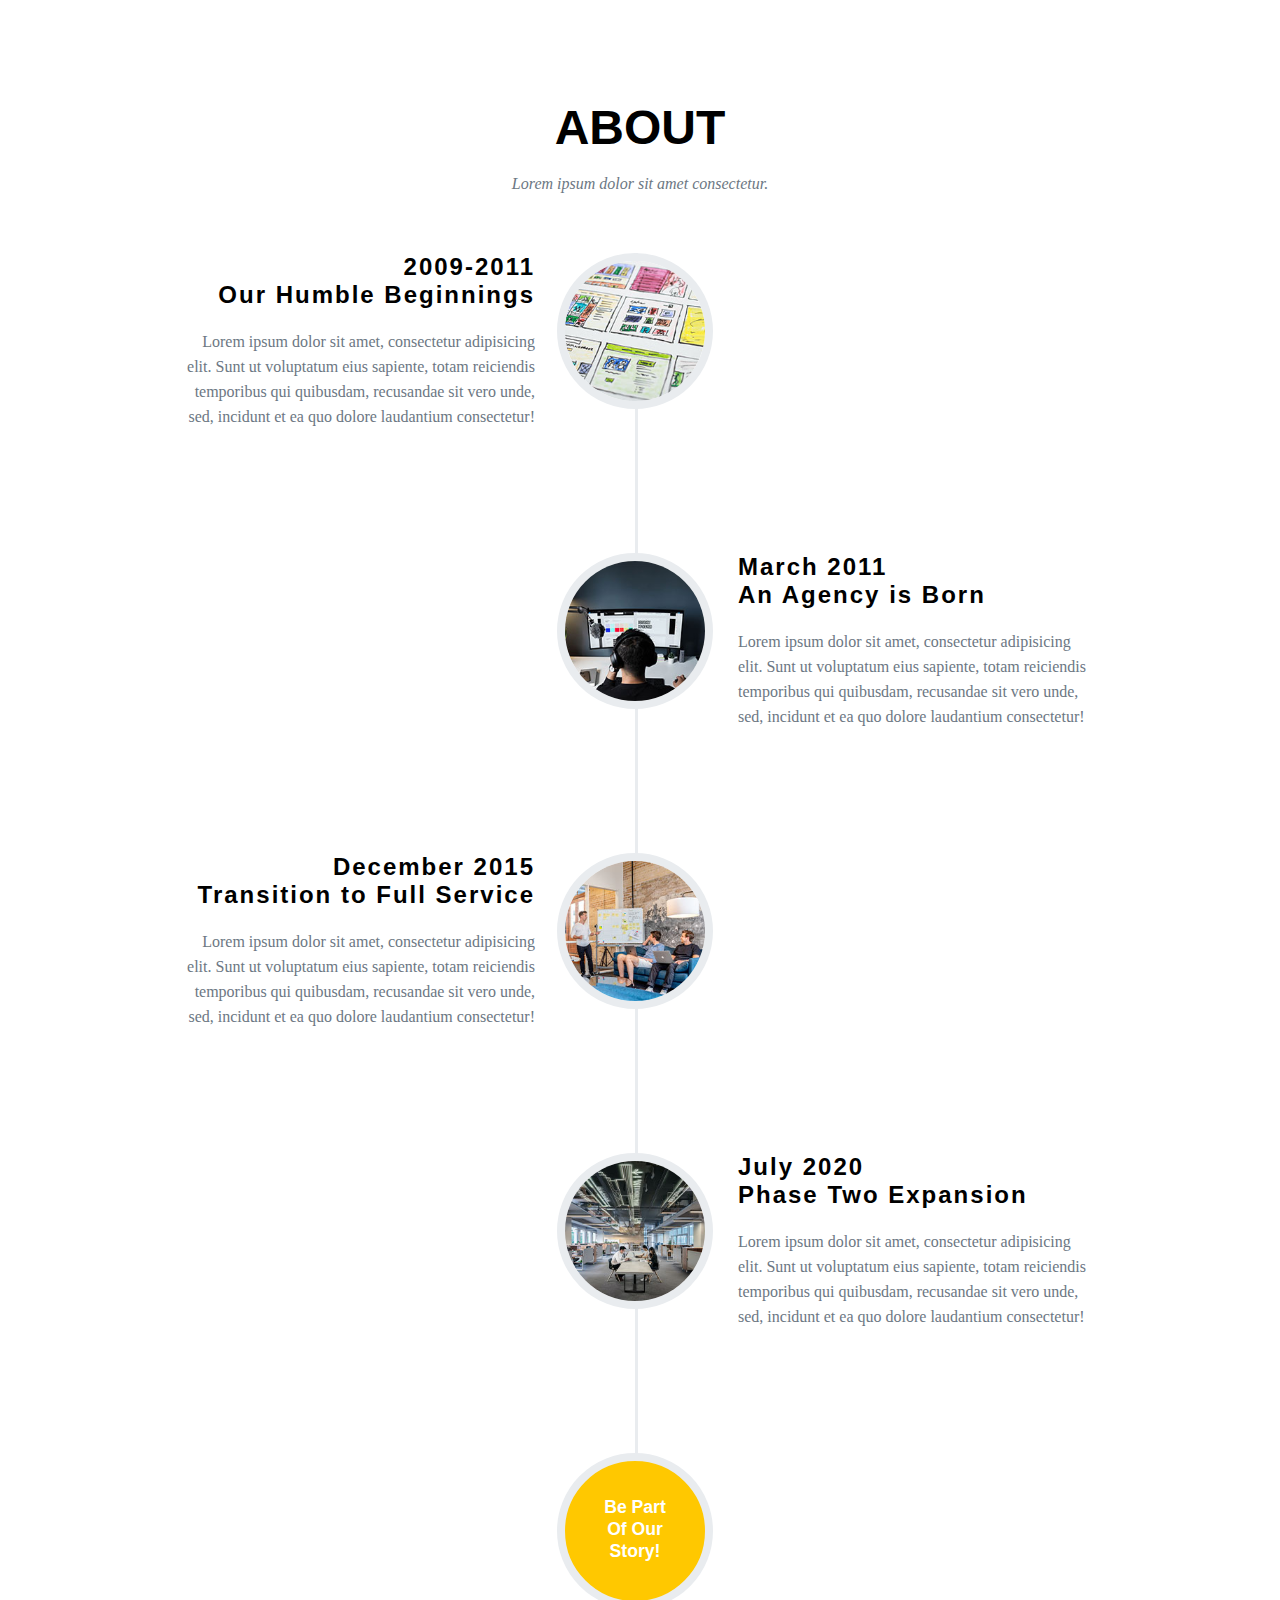
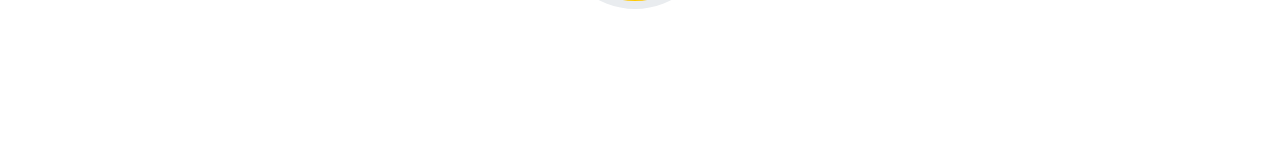
<file: about.html>
<!DOCTYPE html>
<html lang="en">
<head>
    <meta charset="UTF-8">
    <meta http-equiv="X-UA-Compatible" content="IE=edge">
    <meta name="viewport" content="width=device-width, initial-scale=1.0">
    <title>Tugas HTML CSS</title>
    <link rel="stylesheet" href="css/about.css">
</head>
<body>
    <div class="about">
        <div class="about-container">
            <div class="about-title">ABOUT</div>
            <div class="about-below-title">Lorem ipsum dolor sit amet consectetur.</div>
            
            <div class="about-content-wrapper-1">
                <div class="about-content-box-left">
                    <div class="content-image-top">
                        <img class="about-thumbnail-image" src="images/about_1.jpg" alt="">
                    </div>
                    <div class="about-content-box-left-inside">
                        <div class="about-content-left-title">
                            2009-2011<br>Our Humble Beginnings
                        </div>
                        <div class="about-content-left">
                            Lorem ipsum dolor sit amet, consectetur adipisicing elit. Sunt ut voluptatum eius sapiente, totam reiciendis temporibus qui quibusdam, recusandae sit vero unde, sed, incidunt et ea quo dolore laudantium consectetur!
                        </div>
                    </div>
                        
                    
                </div>
                <div class="about-content-box-right">
                    
                </div>
            </div>
            <div class="about-content-wrapper-1">
                <div class="about-content-box-left">
                    <div class="content-image-top">
                        <img class="about-thumbnail-image" src="images/about_2.jpg" alt="">
                    </div>
                </div>
                <div class="about-content-box-right">
                    <div class="about-content-box-right-inside">
                        <div class="about-content-right-title">
                            March 2011<br>An Agency is Born
                        </div>
                        <div class="about-content-right">
                            Lorem ipsum dolor sit amet, consectetur adipisicing elit. Sunt ut voluptatum eius sapiente, totam reiciendis temporibus qui quibusdam, recusandae sit vero unde, sed, incidunt et ea quo dolore laudantium consectetur!
                        </div>
                    </div>
                        
                    
                </div>
            </div>
            <div class="about-content-wrapper-1">
                <div class="about-content-box-left">
                    <div class="content-image-top">
                        <img class="about-thumbnail-image" src="images/about_3.jpg" alt="">
                    </div>
                    <div class="about-content-box-left-inside">
                        <div class="about-content-left-title">
                            December 2015<br>Transition to Full Service
                        </div>
                        <div class="about-content-left">
                            Lorem ipsum dolor sit amet, consectetur adipisicing elit. Sunt ut voluptatum eius sapiente, totam reiciendis temporibus qui quibusdam, recusandae sit vero unde, sed, incidunt et ea quo dolore laudantium consectetur!
                        </div>
                    </div>
                    
                    
                </div>
                <div class="about-content-box-right"></div>
            </div>
            <div class="about-content-wrapper-1">
                <div class="about-content-box-left">
                    <div class="content-image-top">
                        <img class="about-thumbnail-image" src="images/about_4.jpg" alt="">
                    </div>
                </div>
                <div class="about-content-box-right">
                    <div class="about-content-box-right-inside">
                        <div class="about-content-right-title">
                            July 2020<br>Phase Two Expansion
                        </div>
                        <div class="about-content-right">
                            Lorem ipsum dolor sit amet, consectetur adipisicing elit. Sunt ut voluptatum eius sapiente, totam reiciendis temporibus qui quibusdam, recusandae sit vero unde, sed, incidunt et ea quo dolore laudantium consectetur!
                        </div>
                    </div>
                        
                    
                </div>
            </div>
            <div class="about-content-wrapper-1">
                <div class="about-content-box-left-bottom">
                    <div class="about-content-bottom">
                        <div class="about-content-bottom-text">Be Part<br>Of Our<br>Story!</div>
                        
                            
                    </div>
                </div>
                
                
            </div>
        </div>
    </div>
</body>
</html>
</file>
<file: css/about.css>
.about {
    margin-top:100px;
    margin-bottom: 120px;
}

.about-container {
    width:80%;
    margin:0 auto;
}

.about-title {
    font-size:3.0em;
    font-weight: bold;
    font-family: Arial, Helvetica, sans-serif;
    text-align: center;
    margin-bottom: 20px;

}

.about-content-wrapper-1 {
    width: 910px;
    margin: 0 auto;
    /*float:left;*/
}

.about-content-box-left {
    width:450px;
    position:relative;
    display:inline-block;
    float:left;
    height:300px;
    border-right: 3px solid #e9ecef;    
}

.about-content-box-right {
    width:450px;
    position:relative;
    display:inline-block;
    float:left;
    height:300px;
}

.about-content-box-left-bottom {
    width:450px;
    position:relative;
    display:inline-block;
    float:left;
    height:100px;
    border-right: 3px solid #e9ecef;
    margin-bottom: 200px;
}

.about-content-box-left-inside {
    margin-right:100px;
}

.about-content-box-right-inside {
    margin-left:100px;
}

.about-below-title {
    font-style:italic;
    text-align: center;
    color:#6c7783;
    margin-bottom: 60px;
}

.about-content-left-title {
    font-size: 1.5em;
    letter-spacing: 2px;
    font-family: Arial, Helvetica, sans-serif;
    font-weight: bold;
    text-align: right;
    margin-bottom: 20px;
}

.about-content-right-title {
    font-size: 1.5em;
    letter-spacing: 2px;
    font-family: Arial, Helvetica, sans-serif;
    font-weight: bold;
    margin-bottom: 20px;
    
}

.about-content-left {
    line-height: 25px;
    color:#6c7783;
    text-align: right;
}

.about-content-right {
    line-height: 25px;
    color:#6c7783;
    
}

.content-image-top {
    position: absolute;
    top:0px;
    right:-78px;
    z-index:10;
    
    
}

.about-thumbnail-image {
    width:140px;
    height:140px;
    border-radius:50%;
    border: 8px solid #e9ecef;
}

.about-content-bottom {
    position: absolute;
    top:0px;
    right:-78px;
    width:140px;
    height:140px;
    border-radius: 50%;
    border: 8px solid #e9ecef;
    font-family: Arial, Helvetica, sans-serif;
    text-align: center;
   
    color:#fff;
    background-color: #ffc800;
    z-index: 10;
}

.about-content-bottom-text {
    display: inline-block;
    font-size:1.1em;
    font-weight: bold;
    margin-top:35px;
    line-height:22px;
}
</file>
